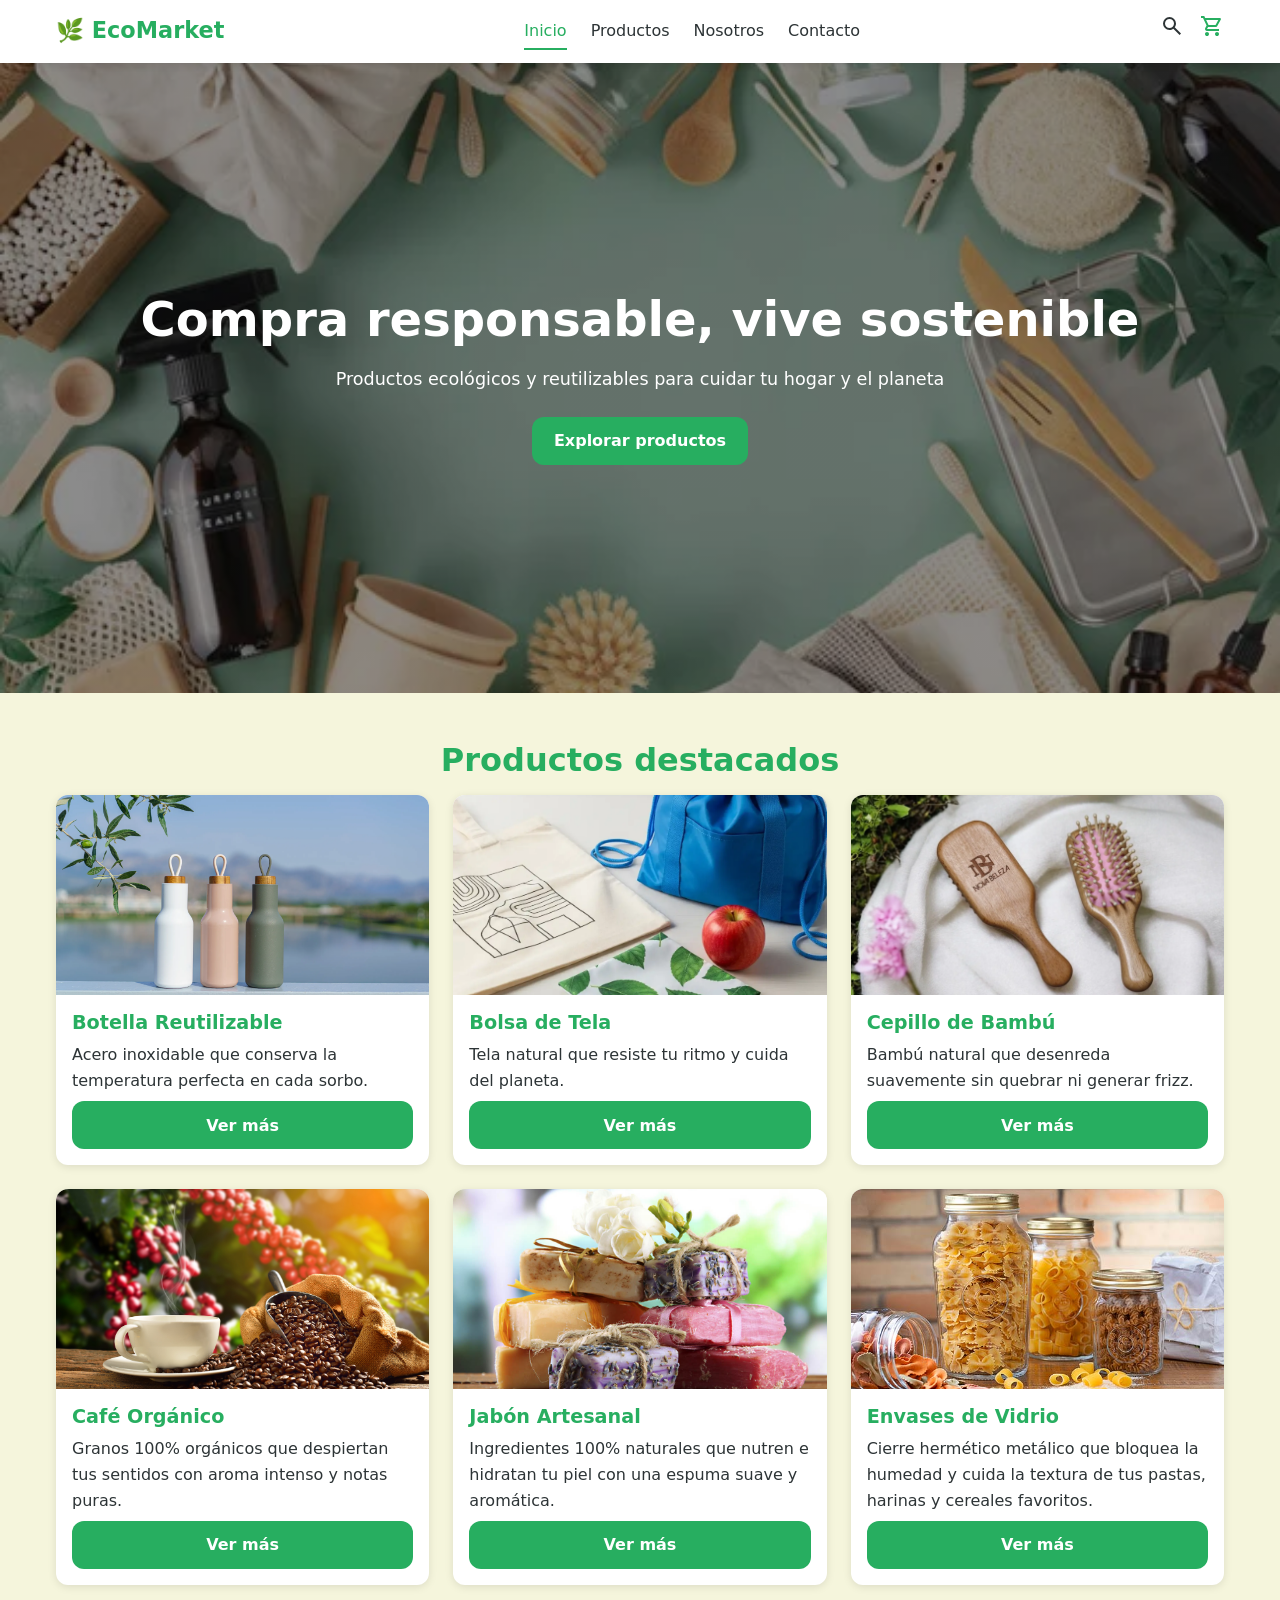
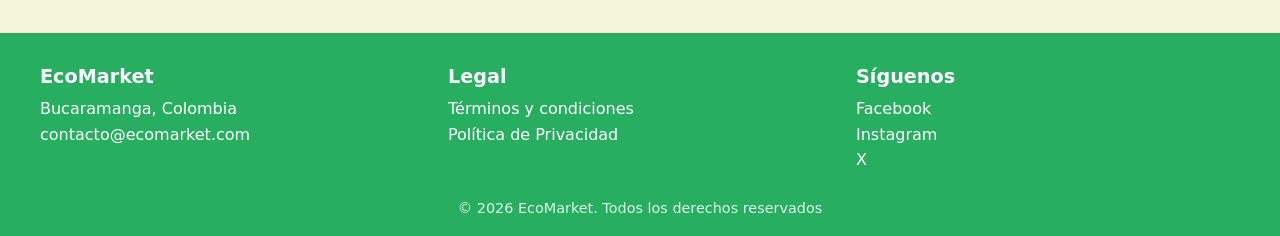
<file: index.html>
<!DOCTYPE html>
<html lang="es">
<head>
    <meta charset="UTF-8">
    <meta name="viewport" content="width=device-width, initial-scale=1.0">
    <meta name="description" content="EcoMarket: tienda en línea de productos ecológicos y sustentables.">
    <title>EcoMarket | Compra responsable, vive sostenible</title>
    <link rel="stylesheet" href="css/main.css">
    <link rel="stylesheet" href="css/layout.css">
    <link rel="stylesheet" href="css/components.css">
    <link rel="stylesheet" href="css/animations.css">
</head>
<body>
    <header class="header">
  <div class="header__inner">
    <a href="index.html" class="logo">🌿 EcoMarket</a>

    <nav class="nav" aria-label="Navegación principal">
      <ul>
        <li><a href="index.html" class="active">Inicio</a></li>
        <li><a href="views/productos.html">Productos</a></li>
        <li><a href="views/sobre-nosotros.html">Nosotros</a></li>
        <li><a href="views/contacto.html">Contacto</a></li>
      </ul>
    </nav>

    <div class="header__acciones">
      <a href="views/productos.html#buscador" aria-label="Buscar"><svg xmlns="http://www.w3.org/2000/svg" height="24px" viewBox="0 -960 960 960" width="24px" fill="currentColor"><path d="M784-120 532-372q-30 24-69 38t-83 14q-109 0-184.5-75.5T120-580q0-109 75.5-184.5T380-840q109 0 184.5 75.5T640-580q0 44-14 83t-38 69l252 252-56 56ZM380-400q75 0 127.5-52.5T560-580q0-75-52.5-127.5T380-760q-75 0-127.5 52.5T200-580q0 75 52.5 127.5T380-400Z"/></svg></a>
      <a href="#" aria-label="Carrito"><svg xmlns="http://www.w3.org/2000/svg" height="24px" viewBox="0 -960 960 960" width="24px" fill="#27ae60"><path d="M223.5-103.5Q200-127 200-160t23.5-56.5Q247-240 280-240t56.5 23.5Q360-193 360-160t-23.5 56.5Q313-80 280-80t-56.5-23.5Zm400 0Q600-127 600-160t23.5-56.5Q647-240 680-240t56.5 23.5Q760-193 760-160t-23.5 56.5Q713-80 680-80t-56.5-23.5ZM246-720l96 200h280l110-200H246Zm-38-80h590q23 0 35 20.5t1 41.5L692-482q-11 20-29.5 31T622-440H324l-44 80h480v80H280q-45 0-68-39.5t-2-78.5l54-98-144-304H40v-80h130l38 80Zm134 280h280-280Z"/></svg></a>
    </div>
  </div>
</header>

<main>
    <section class="hero">
        <div class="hero__contenido">
            <h1>Compra responsable, vive sostenible</h1>
            <p>Productos ecológicos y reutilizables para cuidar tu hogar y el planeta</p>
            <a href="views/productos.html" class="btn">Explorar productos</a>
        </div>
    </section>

    <section class="destacados">
        <h2>Productos destacados</h2>
        <div class="grid-destacados">
            <article class="card card--hover">
                <img class="card__img" src="img/products/Botella_Reutilizable.webp" alt="Botella reutilizable de acero">
                <div class="card__body">
                    <h3>Botella Reutilizable</h3>
                    <p>Acero inoxidable que conserva la temperatura perfecta en cada sorbo.</p>
                    <a href="views/productos.html" class="btn">Ver más</a>
                </div>
            </article>

            <article class="card card--hover">
                <img class="card__img" src="img/products/Bolsa_de_tela.webp" alt="Bolsa de Tela">
                <div class="card__body">
                    <h3>Bolsa de Tela</h3>
                    <p>Tela natural que resiste tu ritmo y cuida del planeta.</p>
                    <a href="views/productos.html" class="btn">Ver más</a>
                </div>
            </article>

            <article class="card card--hover">
                <img class="card__img" src="img/products/Capillo_de_Bambu.webp" alt="Cepillo de Bambú">
                <div class="card__body">
                    <h3>Cepillo de Bambú</h3>
                    <p>Bambú natural que desenreda suavemente sin quebrar ni generar frizz.</p>
                    <a href="views/productos.html" class="btn">Ver más</a>
                </div>
            </article>

            <article class="card card--hover">
                <img class="card__img" src="img/products/Cafe_Organico.jpg" alt="Café Orgánico">
                <div class="card__body">
                    <h3>Café Orgánico</h3>
                    <p>Granos 100% orgánicos que despiertan tus sentidos con aroma intenso y notas puras.</p>
                    <a href="views/productos.html" class="btn">Ver más</a>
                </div>
            </article>

            <article class="card card--hover">
                <img class="card__img" src="img/products/Jabon_Artesanl.jpg" alt="Jabón Artesanal">
                <div class="card__body">
                    <h3>Jabón Artesanal</h3>
                    <p>Ingredientes 100% naturales que nutren e hidratan tu piel con una espuma suave y aromática.</p>
                    <a href="views/productos.html" class="btn">Ver más</a>
                </div>
            </article>

            <article class="card card--hover">
                <img class="card__img" src="img/products/Envases_de_Vidrio.jpg" alt="Envases de Vidrio">
                <div class="card__body">
                    <h3>Envases de Vidrio</h3>
                    <p>Cierre hermético metálico que bloquea la humedad y cuida la textura de tus pastas, harinas y cereales favoritos.</p>
                    <a href="views/productos.html" class="btn">Ver más</a>
                </div>
            </article>
        </div>
    </section>
</main>

<footer class="footer">
<div class="footer__inner">
    <div>
        <h3>EcoMarket</h3>
        <p>Bucaramanga, Colombia</p>
        <p>contacto@ecomarket.com</p>
    </div>
    <div>
        <h3>Legal</h3>
        <ul>
            <li><a href="#">Términos y condiciones</a></li>
            <li><a href="#">Política de Privacidad</a></li>
        </ul>
    </div>
    <div>
        <h3>Síguenos</h3>
        <ul class="redes">
            <li><a href="#">Facebook</a></li>
            <li><a href="#">Instagram</a></li>
            <li><a href="#">X</a></li>
        </ul>
    </div>
</div>
<p class="footer__copy">© 2026 EcoMarket. Todos los derechos reservados</p>
</footer>


</body>
</html>
</file>
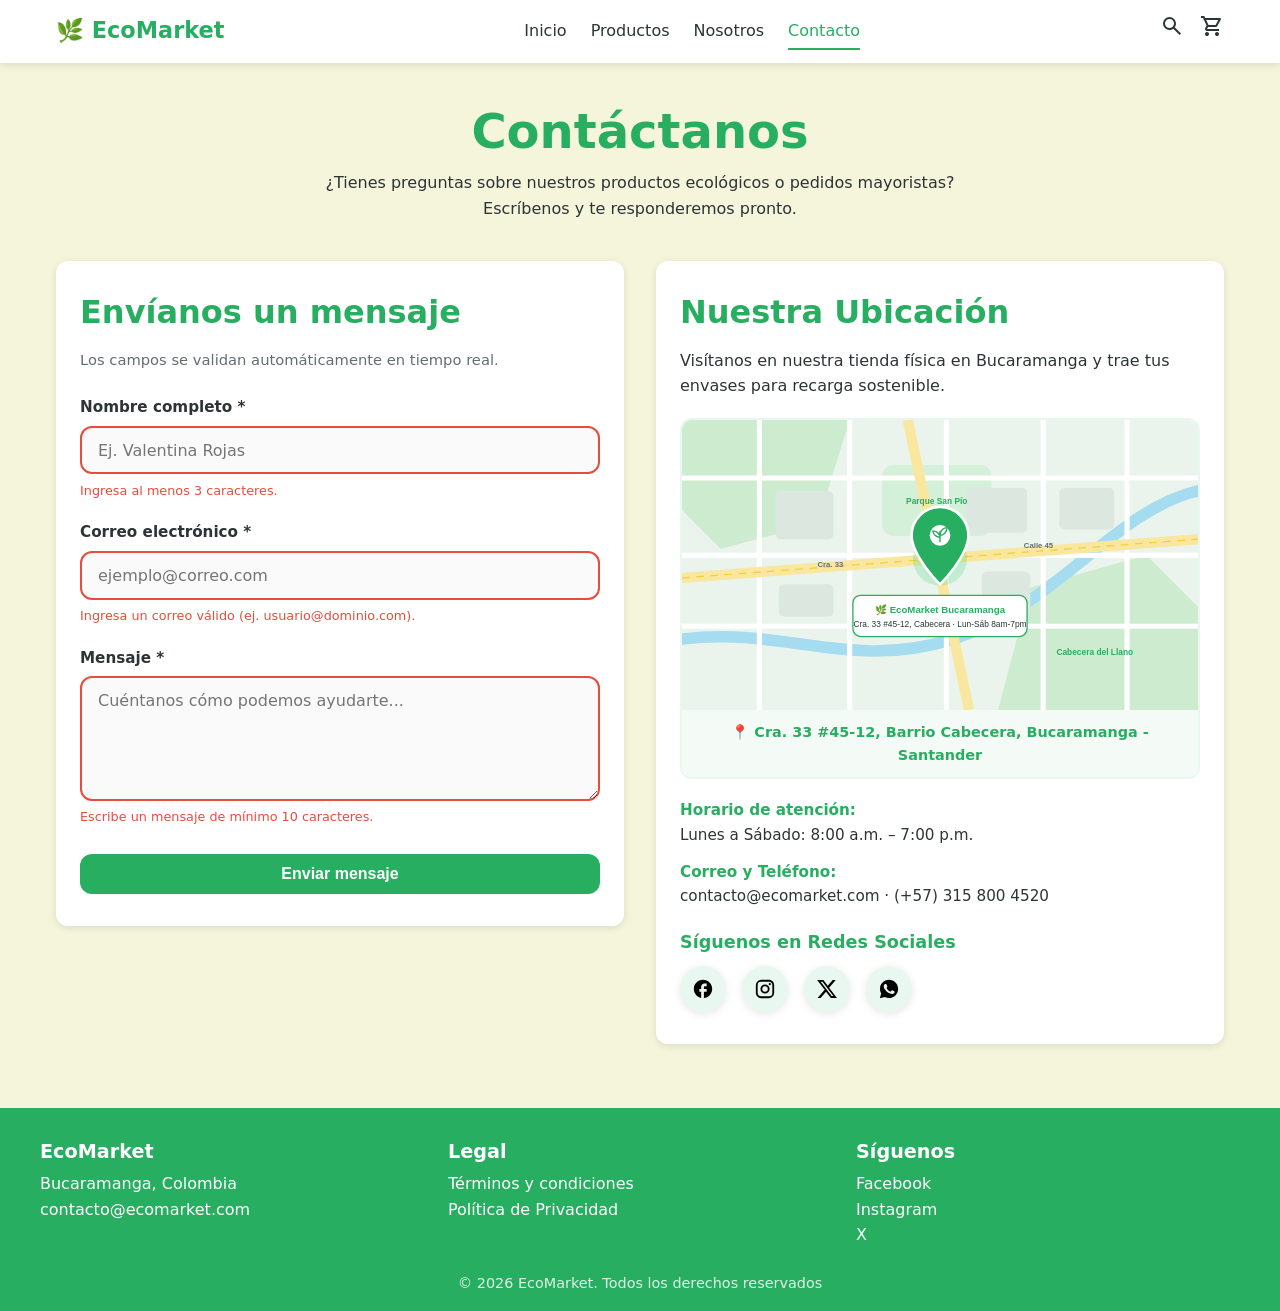
<file: views/contacto.html>
<!DOCTYPE html>
<html lang="es">
<head>
  <meta charset="UTF-8">
  <meta name="viewport" content="width=device-width, initial-scale=1.0">
  <meta name="description" content="Contáctanos en EcoMarket. Estamos en Bucaramanga listos para ayudarte a vivir de forma más sostenible.">
  <title>EcoMarket | Contacto</title>
  <link rel="stylesheet" href="../css/main.css">
  <link rel="stylesheet" href="../css/layout.css">
  <link rel="stylesheet" href="../css/components.css">
  <link rel="stylesheet" href="../css/animations.css">
</head>
<body>

  <!-- Encabezado común -->
  <header class="header">
    <div class="header__inner">
      <a href="../index.html" class="logo">🌿 EcoMarket</a>
      <nav class="nav" aria-label="Navegación principal">
        <ul>
          <li><a href="../index.html">Inicio</a></li>
          <li><a href="productos.html">Productos</a></li>
          <li><a href="sobre-nosotros.html">Nosotros</a></li>
          <li><a href="contacto.html" class="active">Contacto</a></li>
        </ul>
      </nav>
      <div class="header__acciones">
        <a href="productos.html#buscador" aria-label="Buscar"><svg xmlns="http://www.w3.org/2000/svg" height="24px" viewBox="0 -960 960 960" width="24px" fill="currentColor"><path d="M784-120 532-372q-30 24-69 38t-83 14q-109 0-184.5-75.5T120-580q0-109 75.5-184.5T380-840q109 0 184.5 75.5T640-580q0 44-14 83t-38 69l252 252-56 56ZM380-400q75 0 127.5-52.5T560-580q0-75-52.5-127.5T380-760q-75 0-127.5 52.5T200-580q0 75 52.5 127.5T380-400Z"/></svg></a>
        <a href="#" aria-label="Carrito"><svg xmlns="http://www.w3.org/2000/svg" height="24px" viewBox="0 -960 960 960" width="24px" fill="currentColor"><path d="M223.5-103.5Q200-127 200-160t23.5-56.5Q247-240 280-240t56.5 23.5Q360-193 360-160t-23.5 56.5Q313-80 280-80t-56.5-23.5Zm400 0Q600-127 600-160t23.5-56.5Q647-240 680-240t56.5 23.5Q760-193 760-160t-23.5 56.5Q713-80 680-80t-56.5-23.5ZM246-720l96 200h280l110-200H246Zm-38-80h590q23 0 35 20.5t1 41.5L692-482q-11 20-29.5 31T622-440H324l-44 80h480v80H280q-45 0-68-39.5t-2-78.5l54-98-144-304H40v-80h130l38 80Zm134 280h280-280Z"/></svg></a>
      </div>
    </div>
  </header>

  <main class="contacto-page">
    <section class="contacto-encabezado">
      <h1>Contáctanos</h1>
      <p>¿Tienes preguntas sobre nuestros productos ecológicos o pedidos mayoristas? Escríbenos y te responderemos pronto.</p>
    </section>

    <div class="contacto-grid">
      <!-- Formulario Inteligente con Validación Visual (:valid / :invalid) -->
      <section class="contacto-card" aria-labelledby="titulo-formulario">
        <h2 id="titulo-formulario">Envíanos un mensaje</h2>
        <p class="contacto-nota">Los campos se validan automáticamente en tiempo real.</p>

        <form class="formulario-contacto" action="#mensaje-enviado">
          <div class="form-grupo">
            <label for="nombre">Nombre completo *</label>
            <input
              type="text"
              id="nombre"
              name="nombre"
              class="form-control"
              placeholder="Ej. Valentina Rojas"
              minlength="3"
              required
            >
            <span class="form-ayuda">Ingresa al menos 3 caracteres.</span>
          </div>

          <div class="form-grupo">
            <label for="email">Correo electrónico *</label>
            <input
              type="email"
              id="email"
              name="email"
              class="form-control"
              placeholder="ejemplo@correo.com"
              required
            >
            <span class="form-ayuda">Ingresa un correo válido (ej. usuario@dominio.com).</span>
          </div>

          <div class="form-grupo">
            <label for="mensaje">Mensaje *</label>
            <textarea
              id="mensaje"
              name="mensaje"
              rows="5"
              class="form-control"
              placeholder="Cuéntanos cómo podemos ayudarte..."
              minlength="10"
              required
            ></textarea>
            <span class="form-ayuda">Escribe un mensaje de mínimo 10 caracteres.</span>
          </div>

          <button type="submit" class="btn btn--full">Enviar mensaje</button>

          <p id="mensaje-enviado" class="alerta-exito">
            ¡Gracias por escribirnos! Hemos recibido tu mensaje correctamente.
          </p>
        </form>
      </section>

      <!-- Mapa de Ubicación e Información + Redes Sociales -->
      <section class="ubicacion-card" aria-labelledby="titulo-ubicacion">
        <h2 id="titulo-ubicacion">Nuestra Ubicación</h2>
        <p>Visítanos en nuestra tienda física en Bucaramanga y trae tus envases para recarga sostenible.</p>

        <figure class="mapa-contenedor">
          <img
            src="../img/hero/mapa-ubicacion.svg"
            alt="Mapa de ubicación de EcoMarket en Carrera 33 #45-12, Cabecera, Bucaramanga"
            class="mapa-img"
          >
          <figcaption class="mapa-caption">📍 Cra. 33 #45-12, Barrio Cabecera, Bucaramanga - Santander</figcaption>
        </figure>

        <div class="info-contacto-lista">
          <div class="info-item">
            <strong>Horario de atención:</strong>
            <span>Lunes a Sábado: 8:00 a.m. – 7:00 p.m.</span>
          </div>
          <div class="info-item">
            <strong>Correo y Teléfono:</strong>
            <span>contacto@ecomarket.com · (+57) 315 800 4520</span>
          </div>
        </div>

        <div class="redes-contacto">
          <h3>Síguenos en Redes Sociales</h3>
          <div class="redes-iconos">
            <a href="#" class="red-social-btn" aria-label="Facebook" title="Facebook">
              <img src="../img/icons/facebook.svg" alt="Facebook">
            </a>
            <a href="#" class="red-social-btn" aria-label="Instagram" title="Instagram">
              <img src="../img/icons/instagram.svg" alt="Instagram">
            </a>
            <a href="#" class="red-social-btn" aria-label="X (Twitter)" title="X">
              <img src="../img/icons/x.svg" alt="X">
            </a>
            <a href="#" class="red-social-btn" aria-label="WhatsApp" title="WhatsApp">
              <img src="../img/icons/whatsapp.svg" alt="WhatsApp">
            </a>
          </div>
        </div>
      </section>
    </div>
  </main>

  <!-- Footer común -->
  <footer class="footer">
    <div class="footer__inner">
      <div>
        <h3>EcoMarket</h3>
        <p>Bucaramanga, Colombia</p>
        <p>contacto@ecomarket.com</p>
      </div>
      <div>
        <h3>Legal</h3>
        <ul>
          <li><a href="#">Términos y condiciones</a></li>
          <li><a href="#">Política de Privacidad</a></li>
        </ul>
      </div>
      <div>
        <h3>Síguenos</h3>
        <ul class="redes">
          <li><a href="#">Facebook</a></li>
          <li><a href="#">Instagram</a></li>
          <li><a href="#">X</a></li>
        </ul>
      </div>
    </div>
    <p class="footer__copy">© 2026 EcoMarket. Todos los derechos reservados</p>
  </footer>

</body>
</html>
</file>
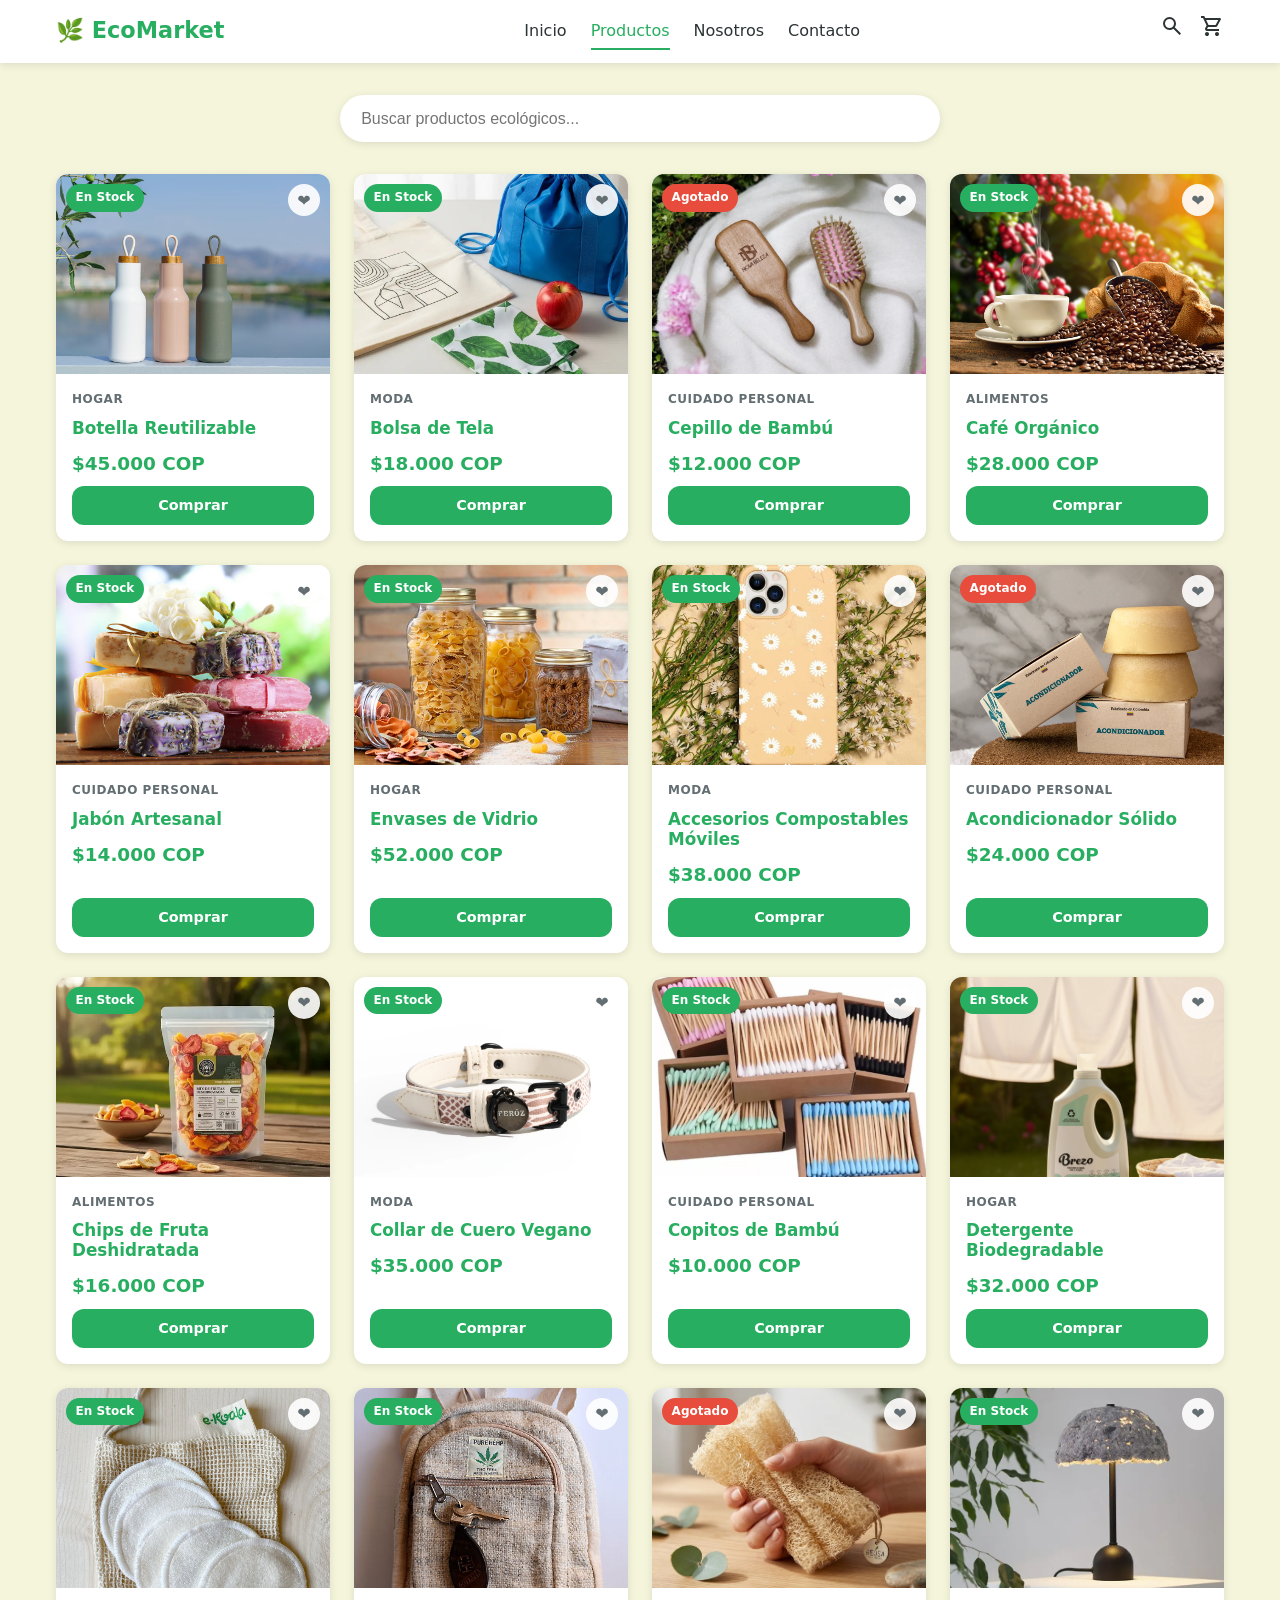
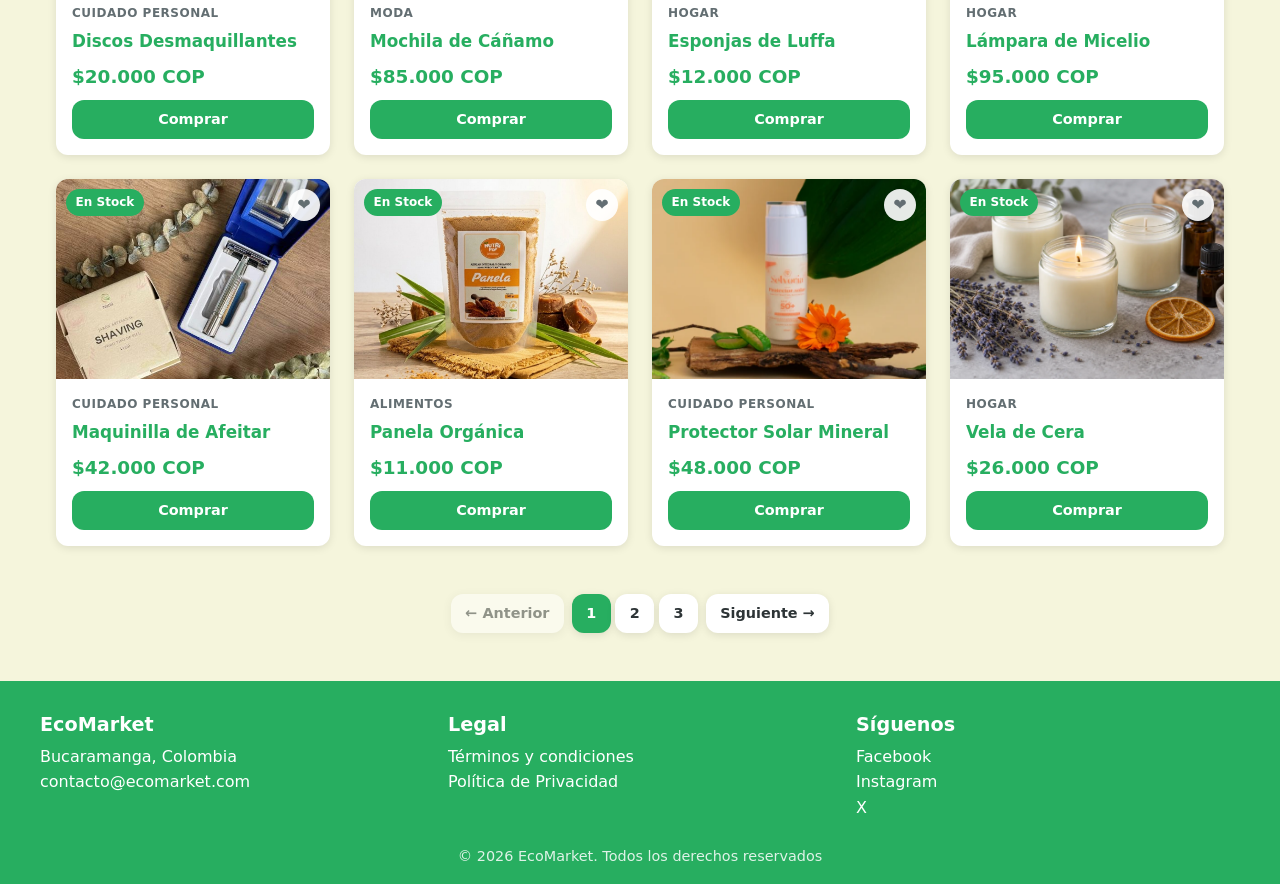
<file: views/productos.html>
<!DOCTYPE html>
<html lang="es">
<head>
  <meta charset="UTF-8">
  <meta name="viewport" content="width=device-width, initial-scale=1.0">
  <meta name="description" content="Catálogo de productos ecológicos y sustentables en EcoMarket.">
  <title>EcoMarket | Catálogo de Productos</title>
  <link rel="stylesheet" href="../css/main.css">
  <link rel="stylesheet" href="../css/layout.css">
  <link rel="stylesheet" href="../css/components.css">
  <link rel="stylesheet" href="../css/animations.css">
</head>
<body>

  <!-- Encabezado común -->
  <header class="header">
    <div class="header__inner">
      <a href="../index.html" class="logo">🌿 EcoMarket</a>

      <nav class="nav" aria-label="Navegación principal">
        <ul>
          <li><a href="../index.html">Inicio</a></li>
          <li><a href="productos.html" class="active">Productos</a></li>
          <li><a href="sobre-nosotros.html">Nosotros</a></li>
          <li><a href="contacto.html">Contacto</a></li>
        </ul>
      </nav>

      <div class="header__acciones">
        <a href="#buscador" aria-label="Buscar">
          <svg xmlns="http://www.w3.org/2000/svg" height="24px" viewBox="0 -960 960 960" width="24px" fill="currentColor"><path d="M784-120 532-372q-30 24-69 38t-83 14q-109 0-184.5-75.5T120-580q0-109 75.5-184.5T380-840q109 0 184.5 75.5T640-580q0 44-14 83t-38 69l252 252-56 56ZM380-400q75 0 127.5-52.5T560-580q0-75-52.5-127.5T380-760q-75 0-127.5 52.5T200-580q0 75 52.5 127.5T380-400Z"/></svg>
        </a>
        <a href="#" aria-label="Carrito">
          <svg xmlns="http://www.w3.org/2000/svg" height="24px" viewBox="0 -960 960 960" width="24px" fill="currentColor"><path d="M223.5-103.5Q200-127 200-160t23.5-56.5Q247-240 280-240t56.5 23.5Q360-193 360-160t-23.5 56.5Q313-80 280-80t-56.5-23.5Zm400 0Q600-127 600-160t23.5-56.5Q647-240 680-240t56.5 23.5Q760-193 760-160t-23.5 56.5Q713-80 680-80t-56.5-23.5ZM246-720l96 200h280l110-200H246Zm-38-80h590q23 0 35 20.5t1 41.5L692-482q-11 20-29.5 31T622-440H324l-44 80h480v80H280q-45 0-68-39.5t-2-78.5l54-98-144-304H40v-80h130l38 80Zm134 280h280-280Z"/></svg>
        </a>
      </div>
    </div>
  </header>

  <main class="catalogo-layout">
    <!-- Barra superior de búsqueda -->
    <section class="buscador-bar" id="buscador">
      <div class="buscador-bar__inner">
        <input type="search" class="input-search" placeholder="Buscar productos ecológicos..." aria-label="Buscar productos">
      </div>
    </section>

    <div class="catalogo-contenido">
      <!-- Sidebar de Filtros (Sticky) comentado para mostrar solo las 20 tarjetas
      <aside class="sidebar-filtros" aria-label="Filtros de productos">
        <h2 class="sidebar-filtros__titulo">Filtros</h2>

        <fieldset class="filtro-grupo">
          <legend class="filtro-grupo__titulo">Categorías</legend>
          <label class="filtro-opcion"><input type="checkbox"> Hogar</label>
          <label class="filtro-opcion"><input type="checkbox"> Moda</label>
          <label class="filtro-opcion"><input type="checkbox"> Cuidado Personal</label>
          <label class="filtro-opcion"><input type="checkbox"> Alimentos</label>
        </fieldset>

        <div class="filtro-grupo">
          <label for="precio-rango" class="filtro-grupo__titulo">Precio Máximo</label>
          <input type="range" id="precio-rango" min="5000" max="150000" step="5000" class="input-range">
          <div class="rango-valores">
            <span>$5.000</span>
            <span>$150.000</span>
          </div>
        </div>

        <fieldset class="filtro-grupo">
          <legend class="filtro-grupo__titulo">Disponibilidad</legend>
          <label class="filtro-opcion"><input type="radio" name="disponibilidad" checked> Todos</label>
          <label class="filtro-opcion"><input type="radio" name="disponibilidad"> En Stock</label>
          <label class="filtro-opcion"><input type="radio" name="disponibilidad"> Agotados</label>
        </fieldset>
      </aside>
      -->

      <!-- Grid de 20 Productos -->
      <section class="catalogo-grid-container" aria-label="Lista de productos">
        <div class="grid-productos">

          <!-- Tarjeta 1 -->
          <article class="card card--producto card--hover">
            <span class="badge badge--stock">En Stock</span>
            <input type="checkbox" id="fav-1" class="fav-toggle" aria-label="Añadir a favoritos">
            <label for="fav-1" class="btn-favorito" title="Favorito">❤</label>
            <img class="card__img" src="../img/products/Botella_Reutilizable.webp" alt="Botella Reutilizable">
            <div class="card__body">
              <span class="card__categoria">Hogar</span>
              <h3 class="card__titulo">Botella Reutilizable</h3>
              <p class="card__precio">$45.000 COP</p>
              <a href="#" class="btn btn--small">Comprar</a>
            </div>
          </article>

          <!-- Tarjeta 2 -->
          <article class="card card--producto card--hover">
            <span class="badge badge--stock">En Stock</span>
            <input type="checkbox" id="fav-2" class="fav-toggle" aria-label="Añadir a favoritos">
            <label for="fav-2" class="btn-favorito" title="Favorito">❤</label>
            <img class="card__img" src="../img/products/Bolsa_de_tela.webp" alt="Bolsa de Tela">
            <div class="card__body">
              <span class="card__categoria">Moda</span>
              <h3 class="card__titulo">Bolsa de Tela</h3>
              <p class="card__precio">$18.000 COP</p>
              <a href="#" class="btn btn--small">Comprar</a>
            </div>
          </article>

          <!-- Tarjeta 3 -->
          <article class="card card--producto card--hover">
            <span class="badge badge--agotado">Agotado</span>
            <input type="checkbox" id="fav-3" class="fav-toggle" aria-label="Añadir a favoritos">
            <label for="fav-3" class="btn-favorito" title="Favorito">❤</label>
            <img class="card__img" src="../img/products/Capillo_de_Bambu.webp" alt="Cepillo de Bambú">
            <div class="card__body">
              <span class="card__categoria">Cuidado Personal</span>
              <h3 class="card__titulo">Cepillo de Bambú</h3>
              <p class="card__precio">$12.000 COP</p>
              <a href="#" class="btn btn--small">Comprar</a>
            </div>
          </article>

          <!-- Tarjeta 4 -->
          <article class="card card--producto card--hover">
            <span class="badge badge--stock">En Stock</span>
            <input type="checkbox" id="fav-4" class="fav-toggle" aria-label="Añadir a favoritos">
            <label for="fav-4" class="btn-favorito" title="Favorito">❤</label>
            <img class="card__img" src="../img/products/Cafe_Organico.jpg" alt="Café Orgánico">
            <div class="card__body">
              <span class="card__categoria">Alimentos</span>
              <h3 class="card__titulo">Café Orgánico</h3>
              <p class="card__precio">$28.000 COP</p>
              <a href="#" class="btn btn--small">Comprar</a>
            </div>
          </article>

          <!-- Tarjeta 5 -->
          <article class="card card--producto card--hover">
            <span class="badge badge--stock">En Stock</span>
            <input type="checkbox" id="fav-5" class="fav-toggle" aria-label="Añadir a favoritos">
            <label for="fav-5" class="btn-favorito" title="Favorito">❤</label>
            <img class="card__img" src="../img/products/Jabon_Artesanl.jpg" alt="Jabón Artesanal">
            <div class="card__body">
              <span class="card__categoria">Cuidado Personal</span>
              <h3 class="card__titulo">Jabón Artesanal</h3>
              <p class="card__precio">$14.000 COP</p>
              <a href="#" class="btn btn--small">Comprar</a>
            </div>
          </article>

          <!-- Tarjeta 6 -->
          <article class="card card--producto card--hover">
            <span class="badge badge--stock">En Stock</span>
            <input type="checkbox" id="fav-6" class="fav-toggle" aria-label="Añadir a favoritos">
            <label for="fav-6" class="btn-favorito" title="Favorito">❤</label>
            <img class="card__img" src="../img/products/Envases_de_Vidrio.jpg" alt="Envases de Vidrio">
            <div class="card__body">
              <span class="card__categoria">Hogar</span>
              <h3 class="card__titulo">Envases de Vidrio</h3>
              <p class="card__precio">$52.000 COP</p>
              <a href="#" class="btn btn--small">Comprar</a>
            </div>
          </article>

          <!-- Tarjeta 7 -->
          <article class="card card--producto card--hover">
            <span class="badge badge--stock">En Stock</span>
            <input type="checkbox" id="fav-7" class="fav-toggle" aria-label="Añadir a favoritos">
            <label for="fav-7" class="btn-favorito" title="Favorito">❤</label>
            <img class="card__img" src="../img/products/Accesorios_Compostables_Moviles.webp" alt="Accesorios Compostables Móviles">
            <div class="card__body">
              <span class="card__categoria">Moda</span>
              <h3 class="card__titulo">Accesorios Compostables Móviles</h3>
              <p class="card__precio">$38.000 COP</p>
              <a href="#" class="btn btn--small">Comprar</a>
            </div>
          </article>

          <!-- Tarjeta 8 -->
          <article class="card card--producto card--hover">
            <span class="badge badge--agotado">Agotado</span>
            <input type="checkbox" id="fav-8" class="fav-toggle" aria-label="Añadir a favoritos">
            <label for="fav-8" class="btn-favorito" title="Favorito">❤</label>
            <img class="card__img" src="../img/products/Acondicionador_Solido.webp" alt="Acondicionador Sólido">
            <div class="card__body">
              <span class="card__categoria">Cuidado Personal</span>
              <h3 class="card__titulo">Acondicionador Sólido</h3>
              <p class="card__precio">$24.000 COP</p>
              <a href="#" class="btn btn--small">Comprar</a>
            </div>
          </article>

          <!-- Tarjeta 9 -->
          <article class="card card--producto card--hover">
            <span class="badge badge--stock">En Stock</span>
            <input type="checkbox" id="fav-9" class="fav-toggle" aria-label="Añadir a favoritos">
            <label for="fav-9" class="btn-favorito" title="Favorito">❤</label>
            <img class="card__img" src="../img/products/Chips_de_Fruta_deshidratada.webp" alt="Chips de Fruta Deshidratada">
            <div class="card__body">
              <span class="card__categoria">Alimentos</span>
              <h3 class="card__titulo">Chips de Fruta Deshidratada</h3>
              <p class="card__precio">$16.000 COP</p>
              <a href="#" class="btn btn--small">Comprar</a>
            </div>
          </article>

          <!-- Tarjeta 10 -->
          <article class="card card--producto card--hover">
            <span class="badge badge--stock">En Stock</span>
            <input type="checkbox" id="fav-10" class="fav-toggle" aria-label="Añadir a favoritos">
            <label for="fav-10" class="btn-favorito" title="Favorito">❤</label>
            <img class="card__img" src="../img/products/Collar_Cuero_Vegano.webp" alt="Collar de Cuero Vegano">
            <div class="card__body">
              <span class="card__categoria">Moda</span>
              <h3 class="card__titulo">Collar de Cuero Vegano</h3>
              <p class="card__precio">$35.000 COP</p>
              <a href="#" class="btn btn--small">Comprar</a>
            </div>
          </article>

          <!-- Tarjeta 11 -->
          <article class="card card--producto card--hover">
            <span class="badge badge--stock">En Stock</span>
            <input type="checkbox" id="fav-11" class="fav-toggle" aria-label="Añadir a favoritos">
            <label for="fav-11" class="btn-favorito" title="Favorito">❤</label>
            <img class="card__img" src="../img/products/Copitos_de_Bambu.webp" alt="Copitos de Bambú">
            <div class="card__body">
              <span class="card__categoria">Cuidado Personal</span>
              <h3 class="card__titulo">Copitos de Bambú</h3>
              <p class="card__precio">$10.000 COP</p>
              <a href="#" class="btn btn--small">Comprar</a>
            </div>
          </article>

          <!-- Tarjeta 12 -->
          <article class="card card--producto card--hover">
            <span class="badge badge--stock">En Stock</span>
            <input type="checkbox" id="fav-12" class="fav-toggle" aria-label="Añadir a favoritos">
            <label for="fav-12" class="btn-favorito" title="Favorito">❤</label>
            <img class="card__img" src="../img/products/Detergente_Ropa_Bioidegradable.webp" alt="Detergente de Ropa Biodegradable">
            <div class="card__body">
              <span class="card__categoria">Hogar</span>
              <h3 class="card__titulo">Detergente Biodegradable</h3>
              <p class="card__precio">$32.000 COP</p>
              <a href="#" class="btn btn--small">Comprar</a>
            </div>
          </article>

          <!-- Tarjeta 13 -->
          <article class="card card--producto card--hover">
            <span class="badge badge--stock">En Stock</span>
            <input type="checkbox" id="fav-13" class="fav-toggle" aria-label="Añadir a favoritos">
            <label for="fav-13" class="btn-favorito" title="Favorito">❤</label>
            <img class="card__img" src="../img/products/Discos_desmaquillantes.jpg" alt="Discos Desmaquillantes">
            <div class="card__body">
              <span class="card__categoria">Cuidado Personal</span>
              <h3 class="card__titulo">Discos Desmaquillantes</h3>
              <p class="card__precio">$20.000 COP</p>
              <a href="#" class="btn btn--small">Comprar</a>
            </div>
          </article>

          <!-- Tarjeta 14 -->
          <article class="card card--producto card--hover">
            <span class="badge badge--stock">En Stock</span>
            <input type="checkbox" id="fav-14" class="fav-toggle" aria-label="Añadir a favoritos">
            <label for="fav-14" class="btn-favorito" title="Favorito">❤</label>
            <img class="card__img" src="../img/products/Mochila_de_Cañamo.jpg" alt="Mochila de Cáñamo">
            <div class="card__body">
              <span class="card__categoria">Moda</span>
              <h3 class="card__titulo">Mochila de Cáñamo</h3>
              <p class="card__precio">$85.000 COP</p>
              <a href="#" class="btn btn--small">Comprar</a>
            </div>
          </article>

          <!-- Tarjeta 15 -->
          <article class="card card--producto card--hover">
            <span class="badge badge--agotado">Agotado</span>
            <input type="checkbox" id="fav-15" class="fav-toggle" aria-label="Añadir a favoritos">
            <label for="fav-15" class="btn-favorito" title="Favorito">❤</label>
            <img class="card__img" src="../img/products/Esponjas_de_luffa.webp" alt="Esponjas de Luffa">
            <div class="card__body">
              <span class="card__categoria">Hogar</span>
              <h3 class="card__titulo">Esponjas de Luffa</h3>
              <p class="card__precio">$12.000 COP</p>
              <a href="#" class="btn btn--small">Comprar</a>
            </div>
          </article>

          <!-- Tarjeta 16 -->
          <article class="card card--producto card--hover">
            <span class="badge badge--stock">En Stock</span>
            <input type="checkbox" id="fav-16" class="fav-toggle" aria-label="Añadir a favoritos">
            <label for="fav-16" class="btn-favorito" title="Favorito">❤</label>
            <img class="card__img" src="../img/products/Lampara_de_Micelio.webp" alt="Lámpara de Micelio">
            <div class="card__body">
              <span class="card__categoria">Hogar</span>
              <h3 class="card__titulo">Lámpara de Micelio</h3>
              <p class="card__precio">$95.000 COP</p>
              <a href="#" class="btn btn--small">Comprar</a>
            </div>
          </article>

          <!-- Tarjeta 17 -->
          <article class="card card--producto card--hover">
            <span class="badge badge--stock">En Stock</span>
            <input type="checkbox" id="fav-17" class="fav-toggle" aria-label="Añadir a favoritos">
            <label for="fav-17" class="btn-favorito" title="Favorito">❤</label>
            <img class="card__img" src="../img/products/Maquinilla_de_Afeitar.jpg" alt="Maquinilla de Afeitar">
            <div class="card__body">
              <span class="card__categoria">Cuidado Personal</span>
              <h3 class="card__titulo">Maquinilla de Afeitar</h3>
              <p class="card__precio">$42.000 COP</p>
              <a href="#" class="btn btn--small">Comprar</a>
            </div>
          </article>

          <!-- Tarjeta 18 -->
          <article class="card card--producto card--hover">
            <span class="badge badge--stock">En Stock</span>
            <input type="checkbox" id="fav-18" class="fav-toggle" aria-label="Añadir a favoritos">
            <label for="fav-18" class="btn-favorito" title="Favorito">❤</label>
            <img class="card__img" src="../img/products/Panela_Organica.jpeg" alt="Panela Orgánica">
            <div class="card__body">
              <span class="card__categoria">Alimentos</span>
              <h3 class="card__titulo">Panela Orgánica</h3>
              <p class="card__precio">$11.000 COP</p>
              <a href="#" class="btn btn--small">Comprar</a>
            </div>
          </article>

          <!-- Tarjeta 19 -->
          <article class="card card--producto card--hover">
            <span class="badge badge--stock">En Stock</span>
            <input type="checkbox" id="fav-19" class="fav-toggle" aria-label="Añadir a favoritos">
            <label for="fav-19" class="btn-favorito" title="Favorito">❤</label>
            <img class="card__img" src="../img/products/Protector_Solar_Mineral.webp" alt="Protector Solar Mineral">
            <div class="card__body">
              <span class="card__categoria">Cuidado Personal</span>
              <h3 class="card__titulo">Protector Solar Mineral</h3>
              <p class="card__precio">$48.000 COP</p>
              <a href="#" class="btn btn--small">Comprar</a>
            </div>
          </article>

          <!-- Tarjeta 20 -->
          <article class="card card--producto card--hover">
            <span class="badge badge--stock">En Stock</span>
            <input type="checkbox" id="fav-20" class="fav-toggle" aria-label="Añadir a favoritos">
            <label for="fav-20" class="btn-favorito" title="Favorito">❤</label>
            <img class="card__img" src="../img/products/Vela _de_Cera.webp" alt="Vela de Cera">
            <div class="card__body">
              <span class="card__categoria">Hogar</span>
              <h3 class="card__titulo">Vela de Cera</h3>
              <p class="card__precio">$26.000 COP</p>
              <a href="#" class="btn btn--small">Comprar</a>
            </div>
          </article>
        </div>

        <!-- Paginación Visual -->
        <nav class="paginacion" aria-label="Paginación de productos">
          <a href="#" class="paginacion__btn paginacion__btn--disabled" aria-disabled="true">← Anterior</a>
          <ul class="paginacion__lista">
            <li><a href="#" class="paginacion__link paginacion__link--active" aria-current="page">1</a></li>
            <li><a href="#" class="paginacion__link">2</a></li>
            <li><a href="#" class="paginacion__link">3</a></li>
          </ul>
          <a href="#" class="paginacion__btn">Siguiente →</a>
        </nav>
      </section>
    </div>
  </main>

    <!-- Footer común -->
<footer class="footer">
    <div class="footer__inner">
      <div>
        <h3>EcoMarket</h3>
        <p>Bucaramanga, Colombia</p>
        <p>contacto@ecomarket.com</p>
      </div>
      <div>
        <h3>Legal</h3>
        <ul>
          <li><a href="#">Términos y condiciones</a></li>
          <li><a href="#">Política de Privacidad</a></li>
        </ul>
      </div>
      <div>
        <h3>Síguenos</h3>
        <ul class="redes">
          <li><a href="#">Facebook</a></li>
          <li><a href="#">Instagram</a></li>
          <li><a href="#">X</a></li>
        </ul>
      </div>
    </div>
    <p class="footer__copy">© 2026 EcoMarket. Todos los derechos reservados</p>
</footer>
</body>
</html>
</file>
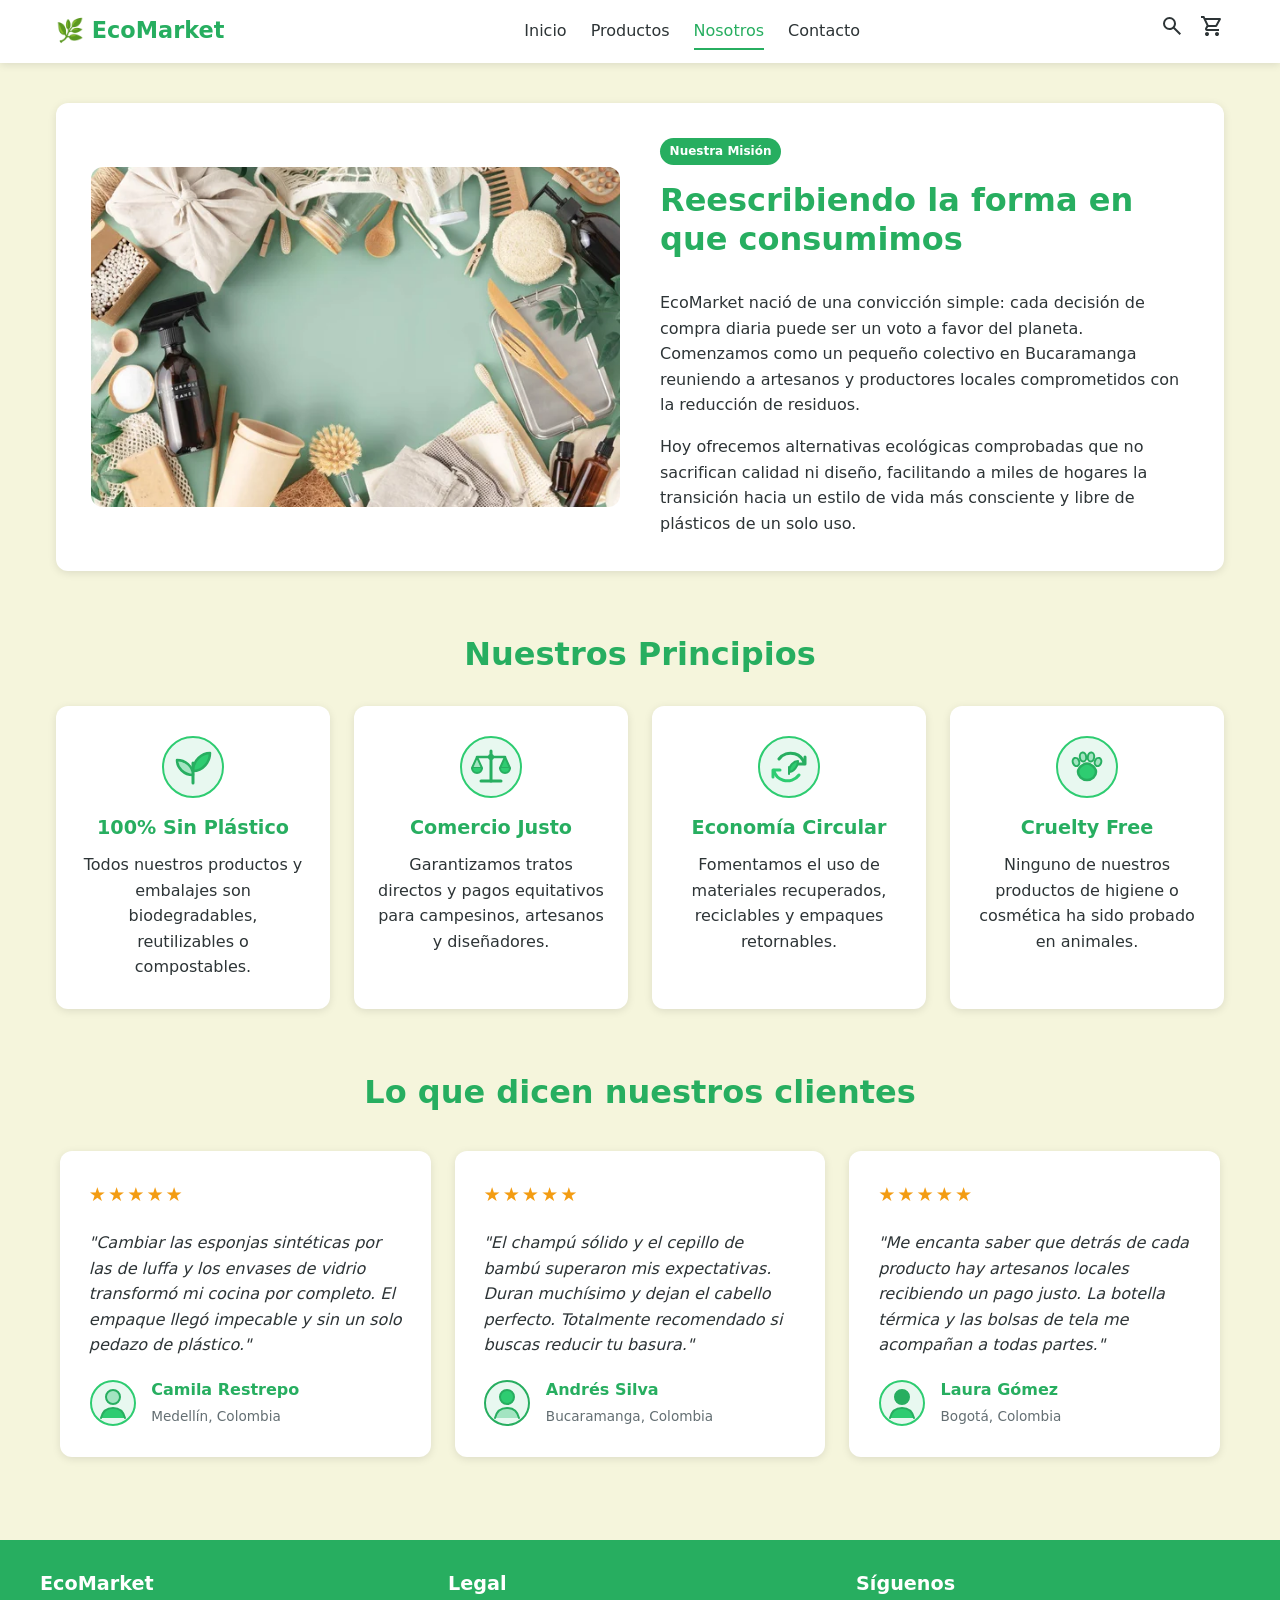
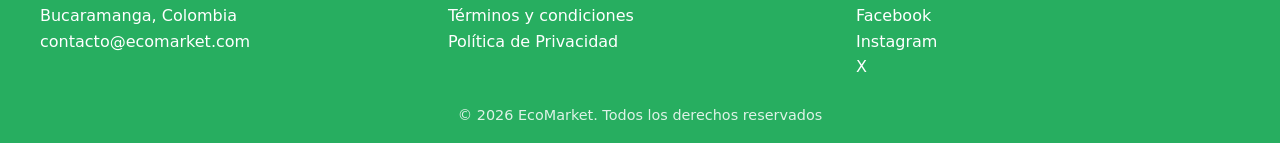
<file: views/sobre-nosotros.html>
<!DOCTYPE html>
<html lang="es">
<head>
  <meta charset="UTF-8">
  <meta name="viewport" content="width=device-width, initial-scale=1.0">
  <meta name="description" content="Conoce la misión, valores y testimonios de EcoMarket.">
  <title>EcoMarket | Sobre Nosotros</title>
  <link rel="stylesheet" href="../css/main.css">
  <link rel="stylesheet" href="../css/layout.css">
  <link rel="stylesheet" href="../css/components.css">
  <link rel="stylesheet" href="../css/animations.css">
</head>
<body>

  <!-- Encabezado común -->
  <header class="header">
    <div class="header__inner">
      <a href="../index.html" class="logo">🌿 EcoMarket</a>
      <nav class="nav" aria-label="Navegación principal">
        <ul>
          <li><a href="../index.html">Inicio</a></li>
          <li><a href="productos.html">Productos</a></li>
          <li><a href="sobre-nosotros.html" class="active">Nosotros</a></li>
          <li><a href="contacto.html">Contacto</a></li>
        </ul>
      </nav>
      <div class="header__acciones">
        <a href="productos.html" aria-label="Buscar"><svg xmlns="http://www.w3.org/2000/svg" height="24px" viewBox="0 -960 960 960" width="24px" fill="currentColor"><path d="M784-120 532-372q-30 24-69 38t-83 14q-109 0-184.5-75.5T120-580q0-109 75.5-184.5T380-840q109 0 184.5 75.5T640-580q0 44-14 83t-38 69l252 252-56 56ZM380-400q75 0 127.5-52.5T560-580q0-75-52.5-127.5T380-760q-75 0-127.5 52.5T200-580q0 75 52.5 127.5T380-400Z"/></svg></a>
        <a href="#" aria-label="Carrito"><svg xmlns="http://www.w3.org/2000/svg" height="24px" viewBox="0 -960 960 960" width="24px" fill="currentColor"><path d="M223.5-103.5Q200-127 200-160t23.5-56.5Q247-240 280-240t56.5 23.5Q360-193 360-160t-23.5 56.5Q313-80 280-80t-56.5-23.5Zm400 0Q600-127 600-160t23.5-56.5Q647-240 680-240t56.5 23.5Q760-193 760-160t-23.5 56.5Q713-80 680-80t-56.5-23.5ZM246-720l96 200h280l110-200H246Zm-38-80h590q23 0 35 20.5t1 41.5L692-482q-11 20-29.5 31T622-440H324l-44 80h480v80H280q-45 0-68-39.5t-2-78.5l54-98-144-304H40v-80h130l38 80Zm134 280h280-280Z"/></svg></a>
      </div>
    </div>
  </header>

  <main class="nosotros-page">

    <!-- Sección Historia -->
    <section class="historia-section">
      <div class="historia-inner">
        <div class="historia__imagen-wrapper">
          <img src="../img/hero/hero.jpg" alt="Misión EcoMarket y naturaleza" class="historia__img">
        </div>
        <div class="historia__texto">
          <span class="badge badge--stock">Nuestra Misión</span>
          <h2>Reescribiendo la forma en que consumimos</h2>
          <p>EcoMarket nació de una convicción simple: cada decisión de compra diaria puede ser un voto a favor del planeta. Comenzamos como un pequeño colectivo en Bucaramanga reuniendo a artesanos y productores locales comprometidos con la reducción de residuos.</p>
          <p>Hoy ofrecemos alternativas ecológicas comprobadas que no sacrifican calidad ni diseño, facilitando a miles de hogares la transición hacia un estilo de vida más consciente y libre de plásticos de un solo uso.</p>
        </div>
      </div>
    </section>

    <!-- Sección Principios Ecológicos -->
    <section class="principios-section">
      <h2 class="seccion-titulo">Nuestros Principios</h2>
      <div class="principios-grid">
        <div class="principio-card">
          <img src="../img/icons/sin-plastico.svg" alt="Icono 100% Sin Plástico" class="principio-icon">
          <h3>100% Sin Plástico</h3>
          <p>Todos nuestros productos y embalajes son biodegradables, reutilizables o compostables.</p>
        </div>
        <div class="principio-card">
          <img src="../img/icons/comercio-justo.svg" alt="Icono Comercio Justo" class="principio-icon">
          <h3>Comercio Justo</h3>
          <p>Garantizamos tratos directos y pagos equitativos para campesinos, artesanos y diseñadores.</p>
        </div>
        <div class="principio-card">
          <img src="../img/icons/economia-circular.svg" alt="Icono Economía Circular" class="principio-icon">
          <h3>Economía Circular</h3>
          <p>Fomentamos el uso de materiales recuperados, reciclables y empaques retornables.</p>
        </div>
        <div class="principio-card">
          <img src="../img/icons/cruelty-free.svg" alt="Icono Cruelty Free" class="principio-icon">
          <h3>Cruelty Free</h3>
          <p>Ninguno de nuestros productos de higiene o cosmética ha sido probado en animales.</p>
        </div>
      </div>
    </section>

    <!-- Sección Testimonios -->
    <section class="testimonios-section">
      <h2 class="seccion-titulo">Lo que dicen nuestros clientes</h2>
      <div class="testimonios-carrusel">
        
        <article class="testimonio-card card--hover">
          <div class="testimonio-estrellas">★★★★★</div>
          <p class="testimonio-texto">"Cambiar las esponjas sintéticas por las de luffa y los envases de vidrio transformó mi cocina por completo. El empaque llegó impecable y sin un solo pedazo de plástico."</p>
          <div class="testimonio-autor">
            <img src="../img/icons/avatar-usuaria.svg" alt="Avatar de Camila Restrepo" class="testimonio-avatar">
            <div>
              <h4>Camila Restrepo</h4>
              <span>Medellín, Colombia</span>
            </div>
          </div>
        </article>

        <article class="testimonio-card card--hover">
          <div class="testimonio-estrellas">★★★★★</div>
          <p class="testimonio-texto">"El champú sólido y el cepillo de bambú superaron mis expectativas. Duran muchísimo y dejan el cabello perfecto. Totalmente recomendado si buscas reducir tu basura."</p>
          <div class="testimonio-autor">
            <img src="../img/icons/avatar-usuario.svg" alt="Avatar de Andrés Silva" class="testimonio-avatar">
            <div>
              <h4>Andrés Silva</h4>
              <span>Bucaramanga, Colombia</span>
            </div>
          </div>
        </article>

        <article class="testimonio-card card--hover">
          <div class="testimonio-estrellas">★★★★★</div>
          <p class="testimonio-texto">"Me encanta saber que detrás de cada producto hay artesanos locales recibiendo un pago justo. La botella térmica y las bolsas de tela me acompañan a todas partes."</p>
          <div class="testimonio-autor">
            <img src="../img/icons/avatar-usuaria-2.svg" alt="Avatar de Laura Gómez" class="testimonio-avatar">
            <div>
              <h4>Laura Gómez</h4>
              <span>Bogotá, Colombia</span>
            </div>
          </div>
        </article>

      </div>
    </section>

  </main>

  <!-- Footer común -->
  <footer class="footer">
    <div class="footer__inner">
      <div>
        <h3>EcoMarket</h3>
        <p>Bucaramanga, Colombia</p>
        <p>contacto@ecomarket.com</p>
      </div>
      <div>
        <h3>Legal</h3>
        <ul>
          <li><a href="#">Términos y condiciones</a></li>
          <li><a href="#">Política de Privacidad</a></li>
        </ul>
      </div>
      <div>
        <h3>Síguenos</h3>
        <ul class="redes">
          <li><a href="#">Facebook</a></li>
          <li><a href="#">Instagram</a></li>
          <li><a href="#">X</a></li>
        </ul>
      </div>
    </div>
    <p class="footer__copy">© 2026 EcoMarket. Todos los derechos reservados</p>
  </footer>

</body>
</html>
</file>
<file: css/main.css>
/*--Variables--*/

:root {
  --verde-claro: #2ecc71;
  --verde-oscuro: #27ae60;
  --beige: #f5f5dc;
  --texto: #2d3436;
  --blanco: #ffffff;
  --gris: #636e72;
  --rojo: #e74c3c;
  --radio: 12px;
  --sombra: 0 2px 8px rgba(0, 0, 0, 0.1);
  --max-ancho: 1200px;
}

/*--Reset--*/

*, *::before, *::after {
    margin: 0;
    padding: 0;
    box-sizing: border-box;
}

html { scroll-behavior: smooth; }

body {
    font-family: system-ui; -apple-system, "Segoe UI", Roboto, sans-serif;
    font-size: 1rem;
    line-height: 1.6;
    color: var(--texto);
    background: var(--beige);
}

img { max-width: 100%; display: block; }
a { color: inherit; text-decoration: none; }
ul { list-style: none;}

/*-- Tipografia-- */

h1, h2, h3 { line-height: 1.2; color: var(--verde-oscuro); }
h1 { font-size: 2rem; }
h2 { font-size: 1.6rem; margin-bottom: 1rem;}
h3 { font-size: 1.2rem; }

@media (min-width: 1024px) {
    h1 { font-size: 3rem; }
    h2 { font-size: 2rem; }
}
</file>
<file: css/layout.css>
/*--Header--*/
.header {
    background: var(--blanco);
    box-shadow: var(--sombra);
    position: sticky;
    top: 0;
    z-index: 100;
}

.header__inner {
    max-width: var(--max-ancho);
    margin: 0 auto;
    padding: 0.8rem 1rem;
    display: flex;
    align-items: center;
    justify-content: space-between;
    flex-wrap: wrap;
    gap: 0.5rem;
}

.logo {
    font-size: 1.4rem;
    font-weight: 700;
    color: var(--verde-oscuro);
}

.header__acciones {
    display: flex;
    gap: 1rem;
    font-size: 1.3rem;
}

/*--Menu: siempre visible, en una fila aparte en movil--*/
.nav {
    width: 100%;
    order: 3;
}

.nav ul {
    display: flex;
    flex-wrap: wrap;
    justify-content: center;
    gap: 0.4rem 1.2rem;
}

.nav a {
    display: block;
    padding: 0.3rem 0;
    font-weight: 500;
    border-bottom: 2px solid transparent;
    transition: color 0.3s, border-color 0.3s;
}

.nav a:hover,
.nav a.active {
    color: var(--verde-oscuro);
    border-color: var(--verde-oscuro);
}

/*--Hero--*/
.hero {
    min-height: 70vh;
    display: flex;
    align-items: center;
    justify-content: center;
    text-align: center;
    padding: 2rem 1rem;
    background:
        linear-gradient(rgba(0, 0, 0, 0.45), rgba(0, 0, 0, 0.45)),
        url("../img/hero/hero.jpg") center / cover no-repeat;
    color: var(--blanco);
}

.hero h1 {
    color: var(--blanco);
    margin-bottom: 1rem;
}

.hero p {
    margin-bottom: 1.5rem;
    font-size: 1.1rem;
}

/*--Destacados--*/
.destacados {
    max-width: var(--max-ancho);
    margin: 0 auto;
    padding: 3rem 1rem;
}

.destacados h2 {
    text-align: center;
}

.grid-destacados {
    display: grid;
    grid-template-columns: 1fr;
    gap: 1.5rem;
}

/*--Footer--*/
.footer {
    background: var(--verde-oscuro);
    color: var(--blanco);
    padding: 2rem 1rem 1rem;
}

.footer h3 {
    color: var(--blanco);
    margin-bottom: 0.5rem;
}

.footer__inner {
    max-width: var(--max-ancho);
    margin: 0 auto;
    display: grid;
    grid-template-columns: 1fr;
    gap: 1.5rem;
}

.footer a:hover {
    text-decoration: underline;
}

.footer__copy {
    text-align: center;
    margin-top: 1.5rem;
    font-size: 0.9rem;
    opacity: 0.85;
}

/*--Tablet--*/
@media (min-width: 600px) {
    .grid-destacados { grid-template-columns: repeat(2, 1fr); }
    .footer__inner { grid-template-columns: repeat(3, 1fr); }
}

/*--Desktop--*/
@media (min-width: 900px) {
    .header__inner { flex-wrap: nowrap; }
    .nav { width: auto; order: 0; }
    .nav ul { flex-wrap: nowrap; gap: 1.5rem; }
    .grid-destacados { grid-template-columns: repeat(3, 1fr); }
}
/*--Catálogo--*/
.catalogo-layout {
  max-width: var(--max-ancho);
  margin: 0 auto;
  padding: 2rem 1rem 3rem;
}

.buscador-bar {
  margin-bottom: 2rem;
}

.buscador-bar__inner {
  display: flex;
  justify-content: center;
}

.catalogo-grid-container {
  flex: 1;
  width: 100%;
}

/* Grid base en móvil */
.grid-productos {
  display: grid;
  grid-template-columns: 1fr;
  gap: 1.5rem;
}

/* Tablet (2 columnas) */
@media (min-width: 600px) {
  .grid-productos {
    grid-template-columns: repeat(2, 1fr);
  }
}

/* Desktop (4 columnas) */
@media (min-width: 1024px) {
  .catalogo-contenido {
    display: flex;
    flex-direction: row;
    align-items: flex-start;
    gap: 2rem;
  }

  .sidebar-filtros {
    width: 260px;
    flex-shrink: 0;
    position: sticky;
    top: 90px;
  }

  .grid-productos {
    grid-template-columns: repeat(4, 1fr);
  }
}

/*--Sobre Nosotros--*/
.nosotros-page {
  max-width: var(--max-ancho);
  margin: 0 auto;
  padding: 2.5rem 1rem 4rem;
  display: flex;
  flex-direction: column;
  gap: 4rem;
}

.seccion-titulo {
  text-align: center;
  margin-bottom: 2rem;
}

/* Historia (Layout Flexbox Mobile-First) */
.historia-inner {
  display: flex;
  flex-direction: column;
  gap: 2rem;
  align-items: center;
  background: var(--blanco);
  padding: 1.5rem;
  border-radius: var(--radio);
  box-shadow: var(--sombra);
}

.historia__imagen-wrapper {
  width: 100%;
  flex: 1;
}

.historia__img {
  width: 100%;
  height: 280px;
  object-fit: cover;
  border-radius: var(--radio);
}

.historia__texto {
  flex: 1;
  display: flex;
  flex-direction: column;
  align-items: flex-start;
  gap: 1rem;
}

/* Principios Ecológicos Grid */
.principios-grid {
  display: grid;
  grid-template-columns: 1fr;
  gap: 1.5rem;
}

/* Testimonios (Carrusel CSS con scroll-snap) */
.testimonios-carrusel {
  display: flex;
  gap: 1.5rem;
  overflow-x: auto;
  scroll-snap-type: x mandatory;
  padding: 0.5rem 0.25rem 1.2rem;
  scrollbar-width: thin;
  scrollbar-color: var(--verde-oscuro) transparent;
}

/*--Página de Contacto--*/
.contacto-page {
  max-width: var(--max-ancho);
  margin: 0 auto;
  padding: 2.5rem 1rem 4rem;
}

.contacto-encabezado {
  text-align: center;
  max-width: 680px;
  margin: 0 auto 2.5rem;
}

.contacto-encabezado h1 {
  margin-bottom: 0.6rem;
}

.contacto-grid {
  display: grid;
  grid-template-columns: 1fr;
  gap: 2rem;
  align-items: start;
}

@media (min-width: 600px) {
  .principios-grid {
    grid-template-columns: repeat(2, 1fr);
  }

  .historia-inner {
    padding: 2.2rem;
  }

  .historia__img {
    height: 340px;
  }
}

@media (min-width: 900px) {
  .historia-inner {
    flex-direction: row;
    gap: 2.5rem;
  }

  .principios-grid {
    grid-template-columns: repeat(4, 1fr);
  }

  .testimonios-carrusel {
    display: grid;
    grid-template-columns: repeat(3, 1fr);
    overflow-x: visible;
  }

  .contacto-grid {
    grid-template-columns: 1fr 1fr;
  }
}
</file>
<file: css/components.css>
/*--Botones--*/
.btn {
    display: inline-block;
    padding: 0.7rem 1.4rem;
    background: var(--verde-oscuro);
    color: var(--blanco);
    border: none;
    border-radius: var(--radio);
    font-size: 1rem;
    font-weight: 600;
    cursor: pointer;
    transition: background 0.3s, transform 0.2s;
}

.btn:hover {
    background: var(--verde-claro);
    transform: scale(1.03);
}

.btn--outline {
    background: transparent;
    color: var(--verde-oscuro);
    border: 2px solid var(--verde-oscuro);
}

.btn--outline:hover {
    background: var(--verde-oscuro);
    color: var(--blanco);
}

/*--Tarjeta--*/
.card {
    background: var(--blanco);
    border-radius: var(--radio);
    box-shadow: var(--sombra);
    overflow: hidden;
    display: flex;
    flex-direction: column;
}

.card__img {
    width: 100%;
    height: 200px;
    object-fit: cover;
}

.card__body {
    padding: 1rem;
    display: flex;
    flex-direction: column;
    gap: 0.5rem;
    flex: 1;
}

.card__body .btn {
    margin-top: auto;
    text-align: center;
}




/*-- COMPONENTES DE CATÁLOGO-- */



/* Buscador superior */
.input-search {
  width: 100%;
  max-width: 600px;
  padding: 0.8rem 1.2rem;
  border: 2px solid transparent;
  background: var(--blanco);
  border-radius: 50px;
  box-shadow: var(--sombra);
  font-size: 1rem;
  outline: none;
  transition: border-color 0.3s ease;
}

.input-search:focus {
  border-color: var(--verde-oscuro);
}

/* Grupos del barra lateral*/
.filtro-grupo {
  border: none;
  margin-bottom: 1.5rem;
  display: flex;
  flex-direction: column;
  gap: 0.6rem;
}

.filtro-grupo__titulo {
  font-weight: 600;
  color: var(--verde-oscuro);
  font-size: 0.95rem;
  display: block;
  margin-bottom: 0.3rem;
}

.filtro-opcion {
  display: flex;
  align-items: center;
  gap: 0.5rem;
  font-size: 0.95rem;
  cursor: pointer;
}

.filtro-opcion input {
  accent-color: var(--verde-oscuro);
}

.input-range {
  width: 100%;
  accent-color: var(--verde-oscuro);
  cursor: pointer;
}

.rango-valores {
  display: flex;
  justify-content: space-between;
  font-size: 0.8rem;
  color: var(--gris);
}

/* Adaptación de Card de Producto */
.card--producto {
  position: relative;
}

.card__categoria {
  font-size: 0.75rem;
  text-transform: uppercase;
  color: var(--gris);
  font-weight: 700;
  letter-spacing: 0.5px;
}

.card__titulo {
  font-size: 1.05rem;
}

.card__precio {
  font-size: 1.15rem;
  font-weight: 700;
  color: var(--verde-oscuro);
  margin-top: 0.2rem;
}
.btn--small {
  padding: 0.5rem 1rem;
  font-size: 0.9rem;
}

/* Insignias de Stock */
.badge {
  position: absolute;
  top: 10px;
  left: 10px;
  padding: 0.25rem 0.6rem;
  border-radius: 20px;
  font-size: 0.75rem;
  font-weight: 700;
  color: var(--blanco);
  z-index: 2;
}

.badge--stock {
  background: var(--verde-oscuro);
}

.badge--agotado {
  background: var(--rojo);
}

/* Botón Favorito Interactivo */
.fav-toggle {
  position: absolute;
  opacity: 0;
  pointer-events: none;
}

.btn-favorito {
  position: absolute;
  top: 10px;
  right: 10px;
  background: rgba(255, 255, 255, 0.9);
  width: 32px;
  height: 32px;
  border-radius: 50%;
  display: flex;
  align-items: center;
  justify-content: center;
  cursor: pointer;
  z-index: 2;
  font-size: 1rem;
  color: var(--gris);
  transition: transform 0.2s ease, color 0.2s ease;
  user-select: none;
}

.btn-favorito:hover {
  transform: scale(1.15);
}

/* Al marcar el checkbox oculto, el corazón cambia a rojo */
.fav-toggle:checked + .btn-favorito {
  color: var(--rojo);
}

/* Soporte :active adicional */
.btn-favorito:active {
  transform: scale(0.9);
}

/* Paginación Visual */
.paginacion {
  margin-top: 3rem;
  display: flex;
  justify-content: center;
  align-items: center;
  gap: 0.5rem;
  flex-wrap: wrap;
}

.paginacion__lista {
  display: flex;
  gap: 0.3rem;
}

.paginacion__btn,
.paginacion__link {
  display: inline-block;
  padding: 0.5rem 0.9rem;
  background: var(--blanco);
  border-radius: var(--radio);
  box-shadow: var(--sombra);
  font-weight: 600;
  font-size: 0.9rem;
  transition: background 0.2s, color 0.2s;
}

.paginacion__link--active,
.paginacion__link:hover:not(.paginacion__link--active),
.paginacion__btn:hover:not(.paginacion__btn--disabled) {
  background: var(--verde-oscuro);
  color: var(--blanco);
}

.paginacion__btn--disabled {
  opacity: 0.5;
  pointer-events: none;
  cursor: not-allowed;
}

/*-- COMPONENTES DE SOBRE NOSOTROS --*/
.historia__texto .badge {
  position: static;
  display: inline-block;
}

.principio-card {
  background: var(--blanco);
  padding: 1.8rem 1.4rem;
  border-radius: var(--radio);
  box-shadow: var(--sombra);
  text-align: center;
  display: flex;
  flex-direction: column;
  align-items: center;
  gap: 0.8rem;
}

.principio-icon {
  width: 64px;
  height: 64px;
  margin-bottom: 0.3rem;
}

.testimonio-card {
  background: var(--blanco);
  padding: 1.8rem;
  border-radius: var(--radio);
  box-shadow: var(--sombra);
  display: flex;
  flex-direction: column;
  justify-content: space-between;
  gap: 1.2rem;
  min-width: 280px;
  flex: 0 0 85%;
  scroll-snap-align: center;
}

@media (min-width: 600px) {
  .testimonio-card {
    flex: 0 0 48%;
  }
}

@media (min-width: 900px) {
  .testimonio-card {
    min-width: 0;
    flex: 1;
  }
}

.testimonio-estrellas {
  color: #f39c12;
  font-size: 1.2rem;
  letter-spacing: 2px;
}

.testimonio-texto {
  font-style: italic;
  color: var(--texto);
}

.testimonio-autor {
  display: flex;
  align-items: center;
  gap: 0.9rem;
  margin-top: auto;
}

.testimonio-avatar {
  width: 48px;
  height: 48px;
  border-radius: 50%;
  flex-shrink: 0;
}

.testimonio-autor h4 {
  color: var(--verde-oscuro);
  font-size: 1rem;
}

.testimonio-autor span {
  font-size: 0.85rem;
  color: var(--gris);
}

/*-- COMPONENTES DE CONTACTO --*/
.contacto-card,
.ubicacion-card {
  background: var(--blanco);
  padding: 2rem 1.5rem;
  border-radius: var(--radio);
  box-shadow: var(--sombra);
}

.contacto-nota {
  color: var(--gris);
  font-size: 0.92rem;
  margin-bottom: 1.5rem;
}

.formulario-contacto {
  display: flex;
  flex-direction: column;
  gap: 1.2rem;
}

.form-grupo {
  display: flex;
  flex-direction: column;
  gap: 0.4rem;
}

.form-grupo label {
  font-weight: 600;
  font-size: 0.95rem;
  color: var(--texto);
}

.form-control {
  width: 100%;
  padding: 0.8rem 1rem;
  border: 2px solid #dfe6e9;
  border-radius: var(--radio);
  font-family: inherit;
  font-size: 1rem;
  color: var(--texto);
  background: #fafafa;
  outline: none;
  transition: border-color 0.3s ease, box-shadow 0.3s ease, background 0.3s ease;
}

.form-control:focus {
  background: var(--blanco);
}

/* Validación visual con :valid e :invalid */
.form-control:invalid {
  border-color: var(--rojo);
}

.form-control:valid {
  border-color: var(--verde-oscuro);
  background: #f4fbf7;
}

.form-control:focus:invalid {
  box-shadow: 0 0 0 3px rgba(231, 76, 60, 0.18);
}

.form-control:focus:valid {
  box-shadow: 0 0 0 3px rgba(39, 174, 96, 0.2);
}

.form-ayuda {
  font-size: 0.8rem;
  color: var(--gris);
}

.form-control:invalid + .form-ayuda {
  color: var(--rojo);
}

.form-control:valid + .form-ayuda {
  color: var(--verde-oscuro);
}

.btn--full {
  width: 100%;
  text-align: center;
  margin-top: 0.4rem;
}

/* Mensaje de confirmación sin JS usando :target */
.alerta-exito {
  display: none;
  padding: 0.9rem 1rem;
  background: #e8f8f0;
  border: 2px solid var(--verde-oscuro);
  border-radius: var(--radio);
  color: var(--verde-oscuro);
  font-weight: 600;
  text-align: center;
}

.alerta-exito:target {
  display: block;
}

/* Mapa de ubicación e info */
.mapa-contenedor {
  margin: 1.2rem 0;
  border-radius: var(--radio);
  overflow: hidden;
  border: 2px solid #e8f8f0;
}

.mapa-img {
  width: 100%;
  height: auto;
  display: block;
}

.mapa-caption {
  padding: 0.65rem 1rem;
  background: #f4fbf7;
  font-size: 0.9rem;
  font-weight: 600;
  color: var(--verde-oscuro);
  text-align: center;
}

.info-contacto-lista {
  display: flex;
  flex-direction: column;
  gap: 0.8rem;
  margin-bottom: 1.5rem;
}

.info-item {
  display: flex;
  flex-direction: column;
  font-size: 0.95rem;
}

.info-item strong {
  color: var(--verde-oscuro);
}

.redes-contacto h3 {
  font-size: 1.1rem;
  margin-bottom: 0.8rem;
}

.redes-iconos {
  display: flex;
  gap: 1rem;
  flex-wrap: wrap;
}

.red-social-btn {
  width: 46px;
  height: 46px;
  border-radius: 50%;
  background: #e8f8f0;
  color: var(--verde-oscuro);
  display: flex;
  align-items: center;
  justify-content: center;
  box-shadow: var(--sombra);
}

.red-social-btn img {
  width: 22px;
  height: 22px;
}
</file>
<file: css/animations.css>
/* Tarjeta que se eleva al pasar el mouse */
.card--hover {
  transition: transform 0.3s ease, box-shadow 0.3s ease;
}

.card--hover:hover {
  transform: translateY(-8px);
  box-shadow: 0 12px 24px rgba(0, 0, 0, 0.18);
}

/* Entrada del hero */
@keyframes aparecer {
  from { opacity: 0; transform: translateY(20px); }
  to   { opacity: 1; transform: translateY(0); }
}

.hero__contenido {
  animation: aparecer 0.8s ease-out;
}

/* Principios ecológicos y redes sociales con animación scale al hacer hover */
.principio-card {
  transition: transform 0.3s ease, box-shadow 0.3s ease;
}

.principio-card:hover {
  transform: translateY(-6px);
  box-shadow: 0 10px 20px rgba(0, 0, 0, 0.14);
}

.red-social-btn,
.footer .redes a {
  display: inline-flex;
  transition: transform 0.25s ease, background-color 0.25s ease;
}

.red-social-btn:hover {
  transform: scale(1.18);
  background: var(--verde-claro);
}

.footer .redes a:hover {
  transform: scale(1.12);
}
</file>
